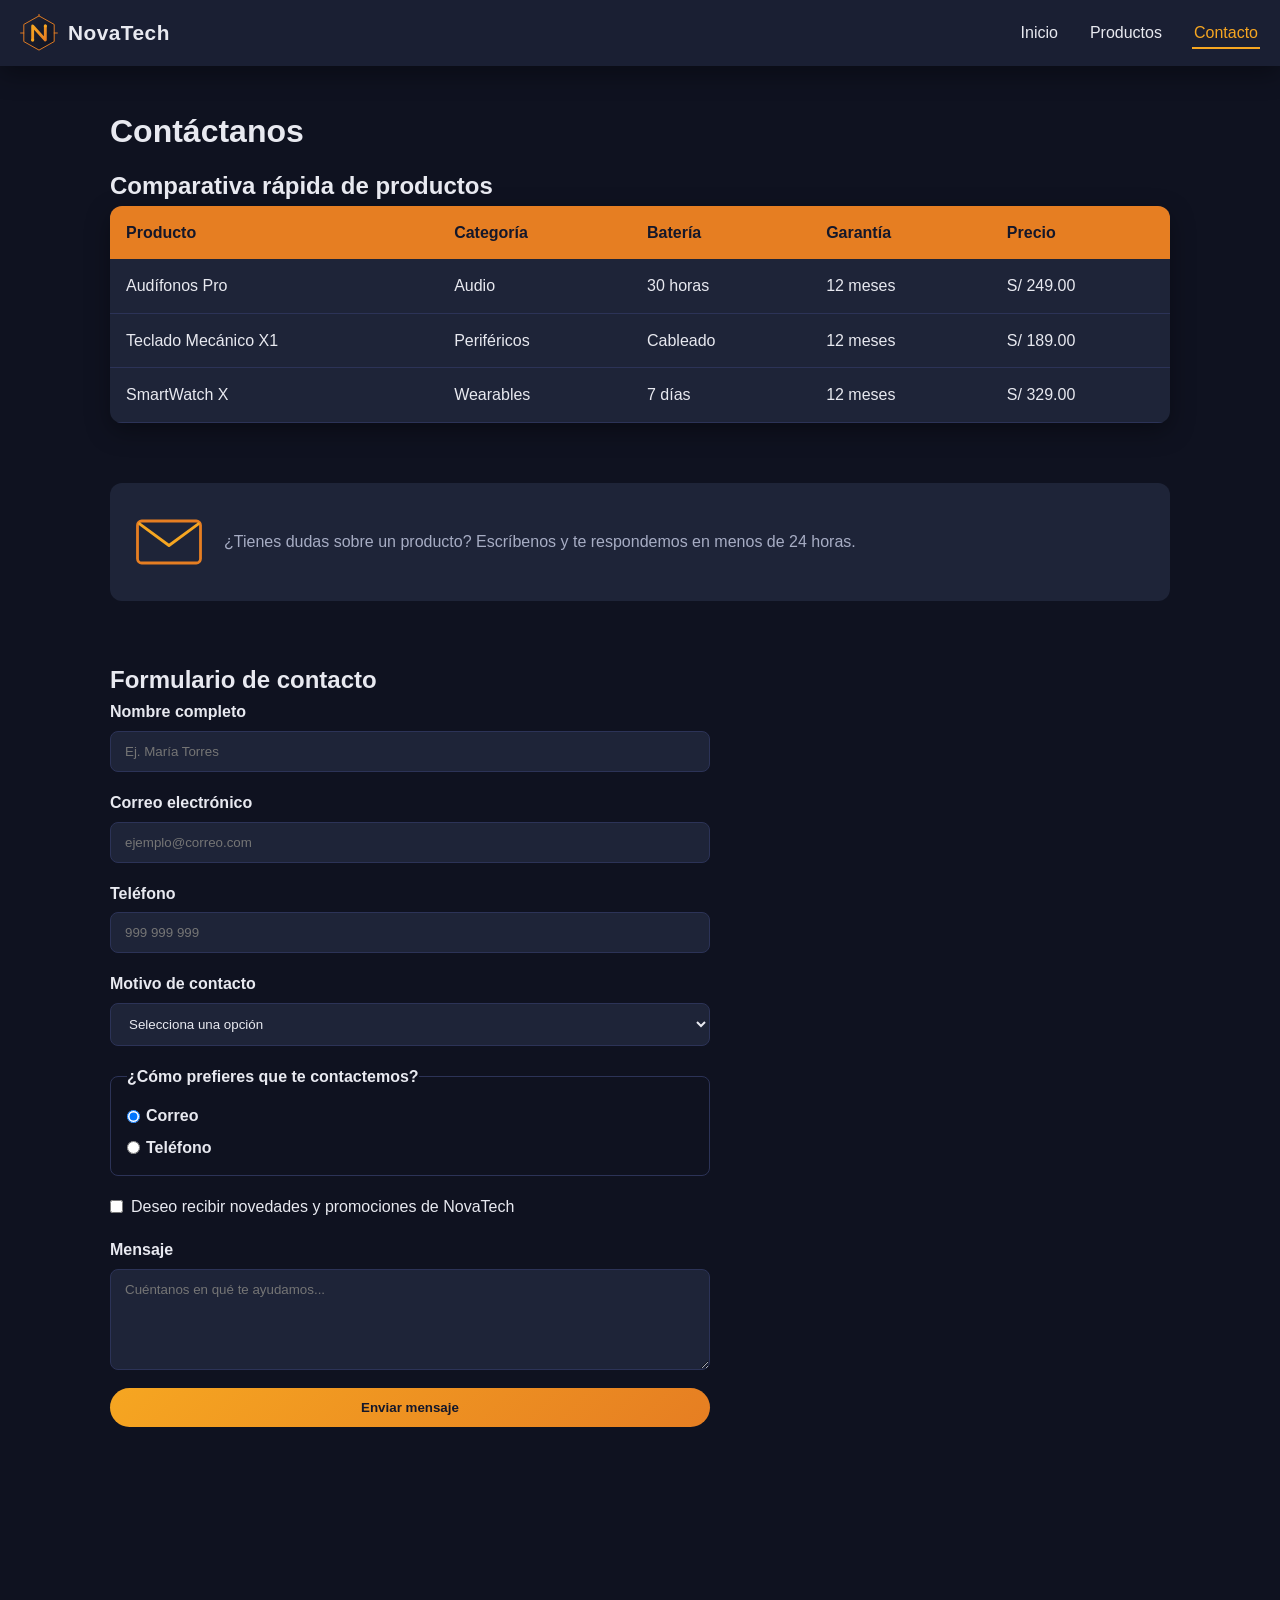
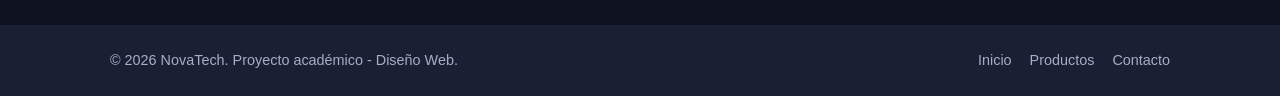
<file: paginas/contacto.html>
<!DOCTYPE html>
<html lang="es">
<head>
  <meta charset="UTF-8">
  <meta name="viewport" content="width=device-width, initial-scale=1.0">
  <meta name="description" content="Contacto NovaTech: tabla comparativa de productos y formulario de contacto funcional.">
  <meta name="keywords" content="contacto, formulario, tabla comparativa, NovaTech">
  <meta name="author" content="Jhoccer Moncin Lizardo">
  <link rel="icon" type="image/png" href="../img/favicon.png">
  <title>NovaTech | Contacto</title>

  <link rel="stylesheet" href="../css/estilos.css">
</head>
<body>

  <header class="site-header">
    <div class="header-contenedor">
      <a href="../index.html" class="logo">
        <img src="../svg/logo.svg" alt="Logotipo de NovaTech" class="logo-svg">
        <span>NovaTech</span>
      </a>

      <button class="menu-toggle" id="menuToggle" aria-label="Abrir menú" aria-expanded="false">
        <span></span><span></span><span></span>
      </button>

      <nav class="nav-principal" id="navPrincipal">
        <ul>
          <li><a href="../index.html">Inicio</a></li>
          <li><a href="productos.html">Productos</a></li>
          <li><a href="contacto.html" class="activo">Contacto</a></li>
        </ul>
      </nav>
    </div>
  </header>

  <main class="contenedor pagina-interior">
    <h1>Contáctanos</h1>

    <!-- ===== TABLA COMPARATIVA ===== -->
    <section class="seccion">
      <h2>Comparativa rápida de productos</h2>
      <div class="tabla-envoltorio">
        <table class="tabla-comparativa">
          <thead>
            <tr>
              <th>Producto</th>
              <th>Categoría</th>
              <th>Batería</th>
              <th>Garantía</th>
              <th>Precio</th>
            </tr>
          </thead>
          <tbody>
            <tr>
              <td data-label="Producto">Audífonos Pro</td>
              <td data-label="Categoría">Audio</td>
              <td data-label="Batería">30 horas</td>
              <td data-label="Garantía">12 meses</td>
              <td data-label="Precio">S/ 249.00</td>
            </tr>
            <tr>
              <td data-label="Producto">Teclado Mecánico X1</td>
              <td data-label="Categoría">Periféricos</td>
              <td data-label="Batería">Cableado</td>
              <td data-label="Garantía">12 meses</td>
              <td data-label="Precio">S/ 189.00</td>
            </tr>
            <tr>
              <td data-label="Producto">SmartWatch X</td>
              <td data-label="Categoría">Wearables</td>
              <td data-label="Batería">7 días</td>
              <td data-label="Garantía">12 meses</td>
              <td data-label="Precio">S/ 329.00</td>
            </tr>
          </tbody>
        </table>
      </div>
    </section>

    <!-- ===== SVG DECORATIVO ===== -->
    <section class="seccion seccion-svg">
      <svg class="icono-contacto" viewBox="0 0 100 100" width="70" height="70" role="img" aria-label="Ícono de sobre de correo">
        <rect x="5" y="20" width="90" height="60" rx="6" fill="#1e2438" stroke="#e67e22" stroke-width="4"/>
        <path d="M8 24 L50 55 L92 24" fill="none" stroke="#f6a621" stroke-width="4" stroke-linecap="round" stroke-linejoin="round"/>
      </svg>
      <p>¿Tienes dudas sobre un producto? Escríbenos y te respondemos en menos de 24 horas.</p>
    </section>

    <!-- ===== FORMULARIO ===== -->
    <section class="seccion">
      <h2>Formulario de contacto</h2>
      <form class="formulario" id="formularioContacto" novalidate>

        <div class="campo">
          <label for="nombre">Nombre completo</label>
          <input type="text" id="nombre" name="nombre" placeholder="Ej. María Torres" required>
        </div>

        <div class="campo">
          <label for="correo">Correo electrónico</label>
          <input type="email" id="correo" name="correo" placeholder="ejemplo@correo.com" required>
        </div>

        <div class="campo">
          <label for="telefono">Teléfono</label>
          <input type="tel" id="telefono" name="telefono" placeholder="999 999 999" pattern="[0-9]{9}">
        </div>

        <div class="campo">
          <label for="motivo">Motivo de contacto</label>
          <select id="motivo" name="motivo" required>
            <option value="">Selecciona una opción</option>
            <option value="consulta">Consulta sobre un producto</option>
            <option value="soporte">Soporte técnico</option>
            <option value="reclamo">Reclamo</option>
            <option value="otro">Otro</option>
          </select>
        </div>

        <fieldset class="campo">
          <legend>¿Cómo prefieres que te contactemos?</legend>
          <label class="opcion-radio">
            <input type="radio" name="preferencia" value="correo" checked> Correo
          </label>
          <label class="opcion-radio">
            <input type="radio" name="preferencia" value="telefono"> Teléfono
          </label>
        </fieldset>

        <div class="campo campo-checkbox">
          <label>
            <input type="checkbox" id="suscripcion" name="suscripcion">
            Deseo recibir novedades y promociones de NovaTech
          </label>
        </div>

        <div class="campo">
          <label for="mensaje">Mensaje</label>
          <textarea id="mensaje" name="mensaje" rows="5" placeholder="Cuéntanos en qué te ayudamos..." required></textarea>
        </div>

        <button type="submit" class="boton boton-primario">Enviar mensaje</button>

        <p id="mensajeConfirmacion" class="mensaje-confirmacion" role="status" aria-live="polite"></p>
      </form>
    </section>
  </main>

  <footer class="site-footer">
    <div class="contenedor footer-contenido">
      <p>&copy; 2026 NovaTech. Proyecto académico - Diseño Web.</p>
      <nav class="footer-nav">
        <a href="../index.html">Inicio</a>
        <a href="productos.html">Productos</a>
        <a href="contacto.html">Contacto</a>
      </nav>
    </div>
  </footer>

  <script src="../js/script.js"></script>
</body>
</html>
</file>
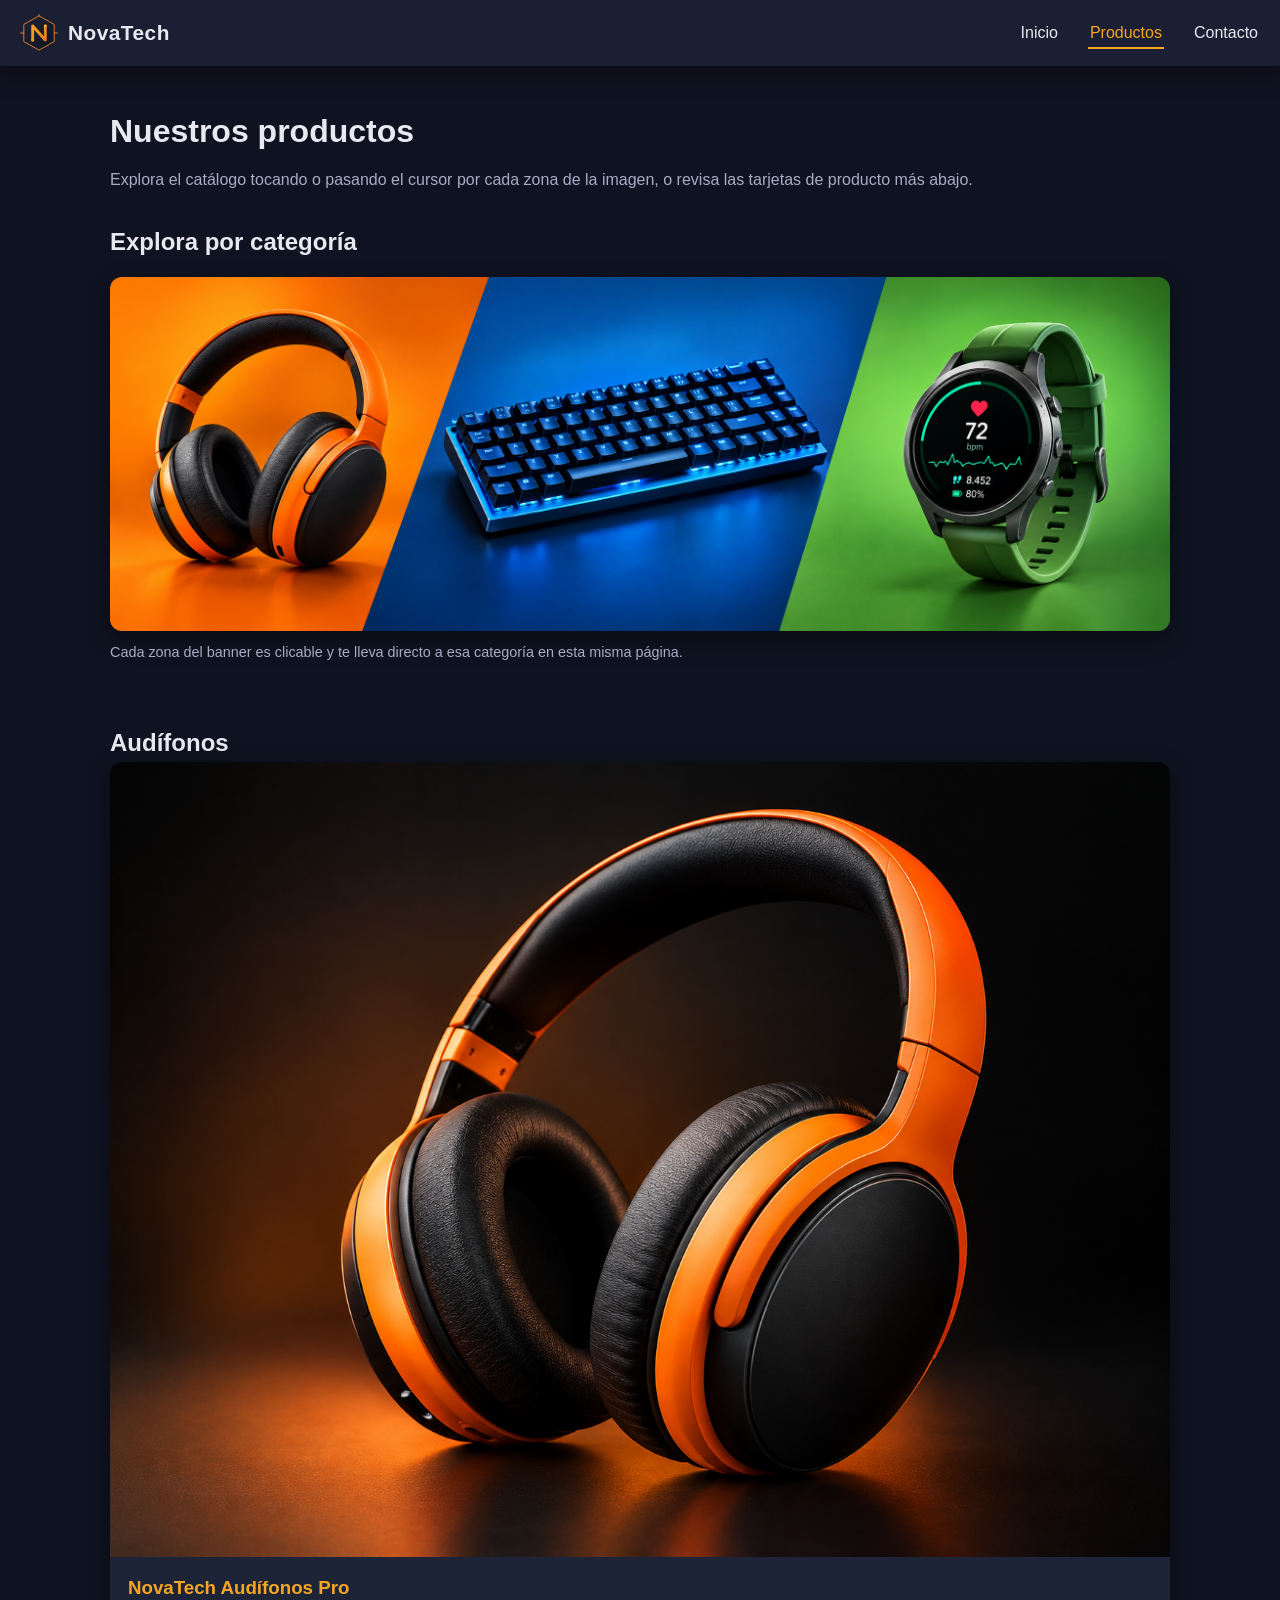
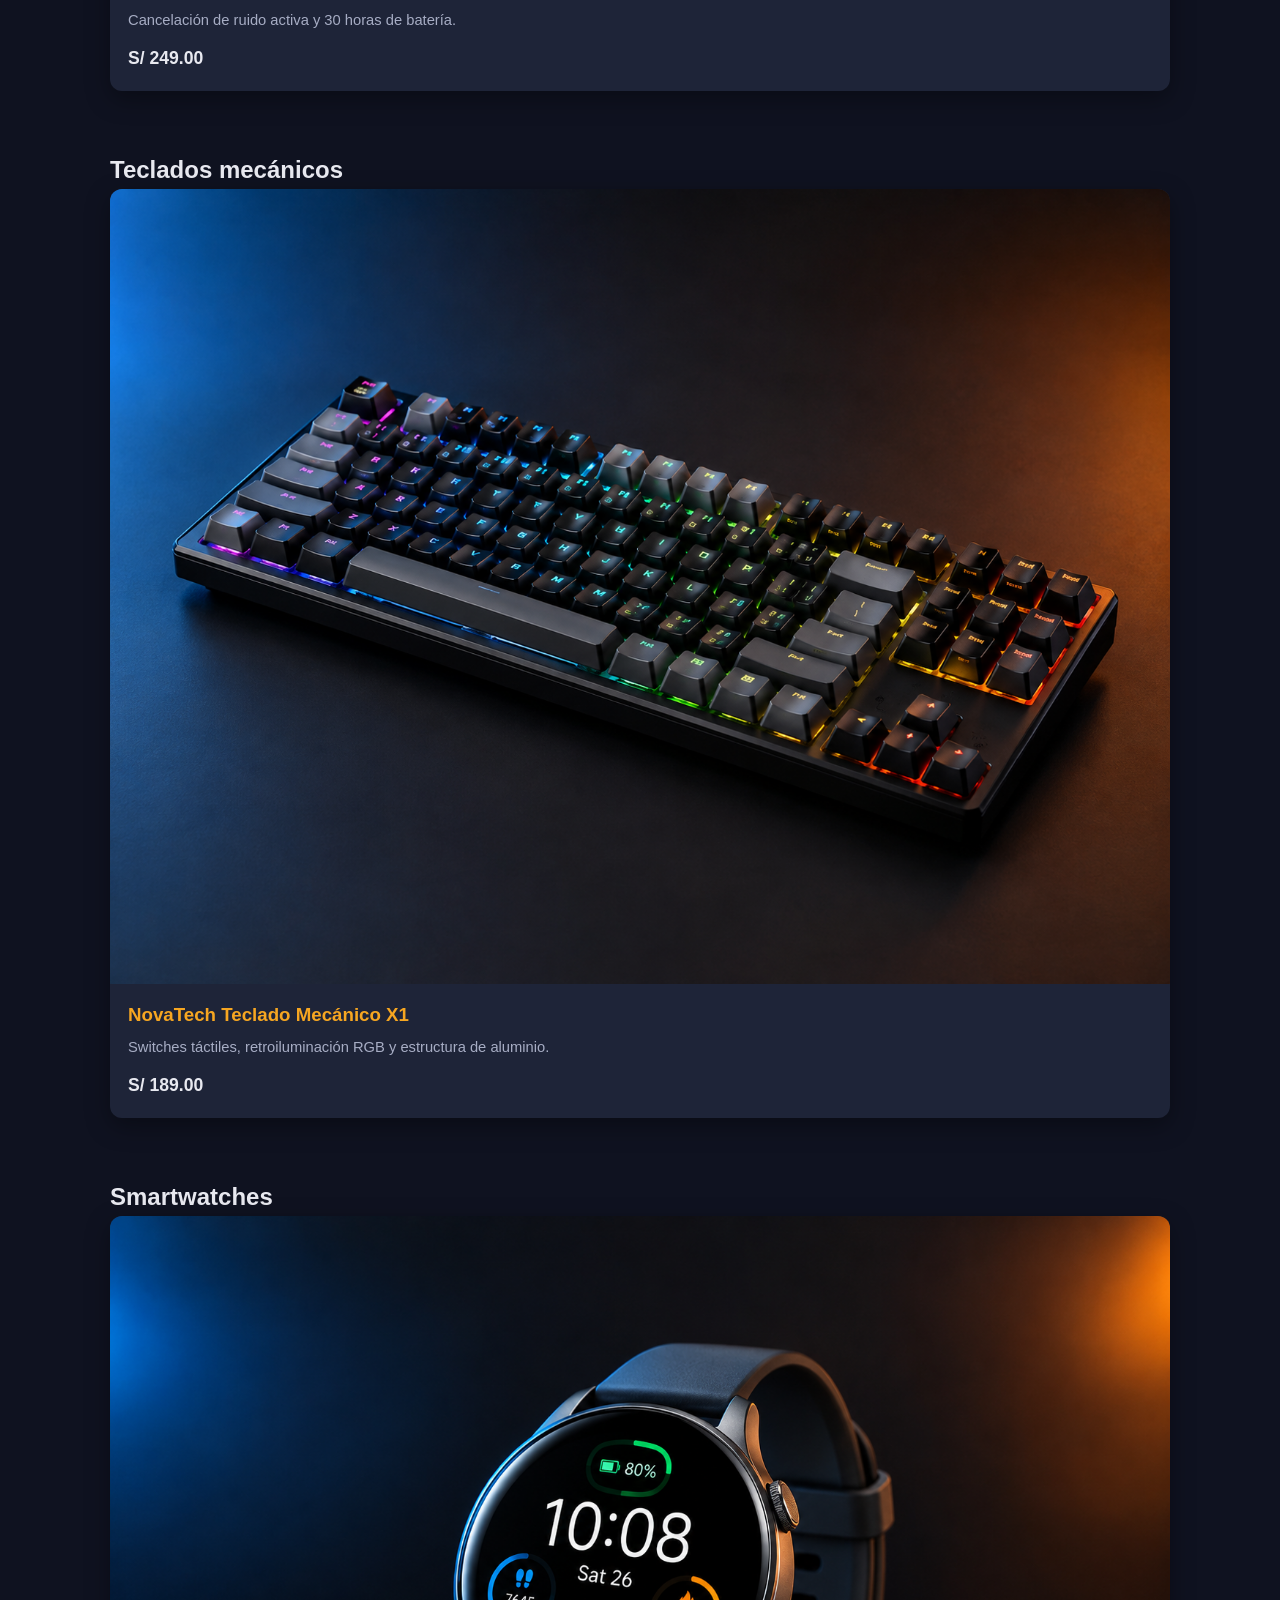
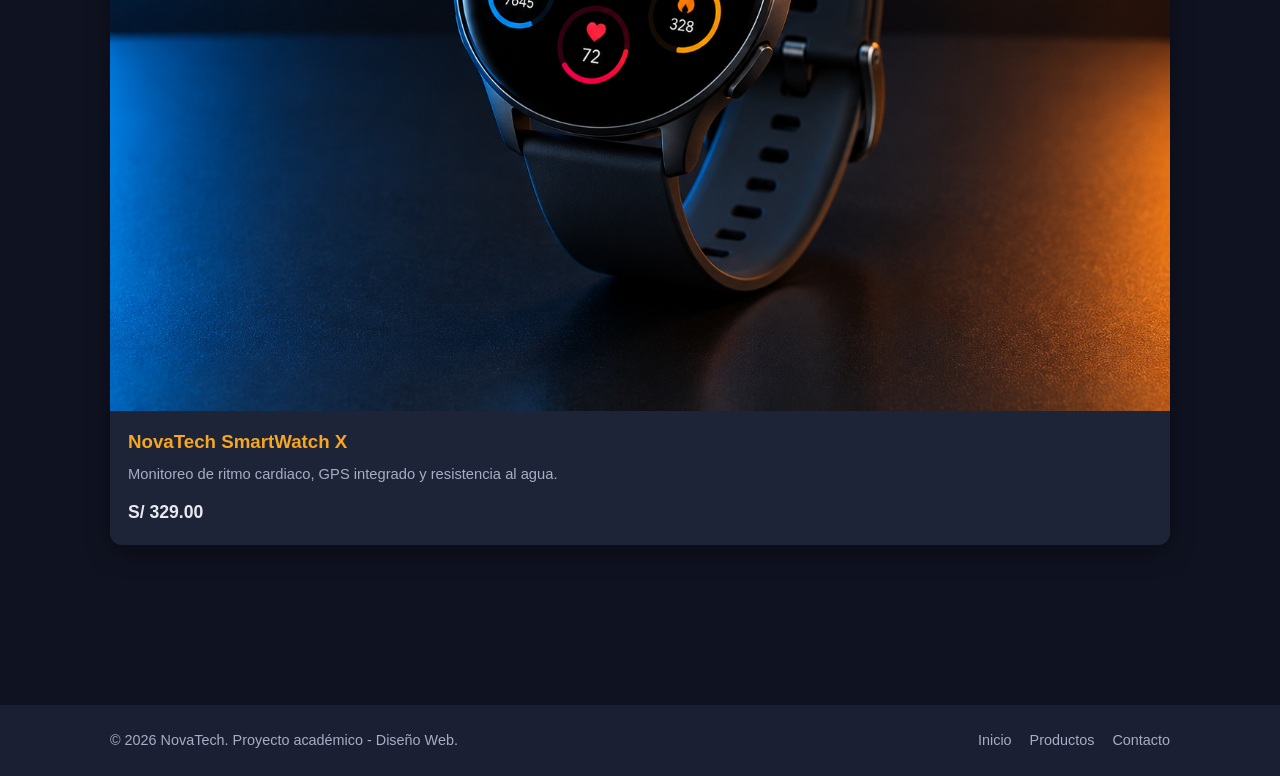
<file: paginas/productos.html>
<!DOCTYPE html>
<html lang="es">
<head>
  <meta charset="UTF-8">
  <meta name="viewport" content="width=device-width, initial-scale=1.0">
  <meta name="description" content="Catálogo de productos NovaTech: audífonos, teclados mecánicos y smartwatches, con imagen interactiva e imágenes adaptativas.">
  <meta name="keywords" content="audífonos, teclado mecánico, smartwatch, catálogo, image map">
  <meta name="author" content="Jhoccer Moncin Lizardo">
  <link rel="icon" type="image/png" href="../img/favicon.png">
  <title>NovaTech | Productos</title>

  <link rel="stylesheet" href="../css/estilos.css">
</head>
<body>

  <header class="site-header">
    <div class="header-contenedor">
      <a href="../index.html" class="logo">
        <img src="../svg/logo.svg" alt="Logotipo de NovaTech" class="logo-svg">
        <span>NovaTech</span>
      </a>

      <button class="menu-toggle" id="menuToggle" aria-label="Abrir menú" aria-expanded="false">
        <span></span><span></span><span></span>
      </button>

      <nav class="nav-principal" id="navPrincipal">
        <ul>
          <li><a href="../index.html">Inicio</a></li>
          <li><a href="productos.html" class="activo">Productos</a></li>
          <li><a href="contacto.html">Contacto</a></li>
        </ul>
      </nav>
    </div>
  </header>

  <main class="contenedor pagina-interior">
    <h1>Nuestros productos</h1>
    <p class="intro-pagina">
      Explora el catálogo tocando o pasando el cursor por cada zona de la imagen,
      o revisa las tarjetas de producto más abajo.
    </p>

    <!-- ===== IMAGEN INTERACTIVA (image map) ===== -->
    <section class="seccion-mapa">
      <h2>Explora por categoría</h2>
      <img src="../img/img2.png"
           usemap="#mapaCategorias"
           alt="Banner con tres categorías de productos: audífonos, teclados y smartwatches"
           class="imagen-mapa">

      <map name="mapaCategorias">
        <area shape="rect" coords="0,0,300,300" href="#audifonos"
              alt="Ir a categoría Audífonos" title="Audífonos">
        <area shape="rect" coords="300,0,600,300" href="#teclados"
              alt="Ir a categoría Teclados mecánicos" title="Teclados mecánicos">
        <area shape="rect" coords="600,0,900,300" href="#smartwatch"
              alt="Ir a categoría Smartwatches" title="Smartwatches">
      </map>
      <p class="nota-mapa">Cada zona del banner es clicable y te lleva directo a esa categoría en esta misma página.</p>
    </section>

    <!-- ===== CATEGORÍA: AUDÍFONOS ===== -->
<section class="seccion" id="audifonos">
  <h2>Audífonos</h2>
  <div class="tarjetas-productos">
    <article class="tarjeta-producto">
      <picture>
        <img src="../img/img3.png"
             alt="Audífonos inalámbricos NovaTech Pro" loading="lazy">
      </picture>
      <h3>NovaTech Audífonos Pro</h3>
      <p>Cancelación de ruido activa y 30 horas de batería.</p>
      <span class="precio">S/ 249.00</span>
    </article>
  </div>
</section>

    <!-- ===== CATEGORÍA: TECLADOS ===== -->
    <section class="seccion" id="teclados">
      <h2>Teclados mecánicos</h2>
      <div class="tarjetas-productos">
        <article class="tarjeta-producto">
          <picture>
            <img src="../img/img0.png"
                 alt="Teclado mecánico retroiluminado NovaTech" loading="lazy">
          </picture>
          <h3>NovaTech Teclado Mecánico X1</h3>
          <p>Switches táctiles, retroiluminación RGB y estructura de aluminio.</p>
          <span class="precio">S/ 189.00</span>
        </article>
      </div>
    </section>

    <!-- ===== CATEGORÍA: SMARTWATCH ===== -->
    <section class="seccion" id="smartwatch">
      <h2>Smartwatches</h2>
      <div class="tarjetas-productos">
        <article class="tarjeta-producto">
          <picture>
            <img src="../img/img11.png"
                 alt="Smartwatch NovaTech X con monitor de ritmo cardiaco" loading="lazy">
          </picture>
          <h3>NovaTech SmartWatch X</h3>
          <p>Monitoreo de ritmo cardiaco, GPS integrado y resistencia al agua.</p>
          <span class="precio">S/ 329.00</span>
        </article>
      </div>
    </section>
  </main>

  <footer class="site-footer">
    <div class="contenedor footer-contenido">
      <p>&copy; 2026 NovaTech. Proyecto académico - Diseño Web.</p>
      <nav class="footer-nav">
        <a href="../index.html">Inicio</a>
        <a href="productos.html">Productos</a>
        <a href="contacto.html">Contacto</a>
      </nav>
    </div>
  </footer>

  <script src="../js/script.js"></script>
</body>
</html>
</file>
<file: css/estilos.css>
/* =====================================================
   NOVATECH - ESTILOS PRINCIPALES
   Proyecto académico - Diseño Web - PA2
   ===================================================== */

/* ---------- VARIABLES GLOBALES ---------- */
:root {
  --color-fondo: #0f1220;
  --color-fondo-alt: #1a1f33;
  --color-superficie: #1e2438;
  --color-texto: #e8e9f0;
  --color-texto-suave: #a7adc4;
  --color-primario: #e67e22;
  --color-primario-claro: #f6a621;
  --color-secundario: #2c3357;
  --fuente-base: 'Segoe UI', Tahoma, Geneva, Verdana, sans-serif;
  --radio: 12px;
  --transicion-suave: 0.3s ease;
  --sombra: 0 8px 24px rgba(0, 0, 0, 0.35);
}

/* ---------- RESET BÁSICO ---------- */
* {
  margin: 0;
  padding: 0;
  box-sizing: border-box;
}

body {
  font-family: var(--fuente-base);
  background-color: var(--color-fondo);
  color: var(--color-texto);
  line-height: 1.6;
}

a {
  color: inherit;
  text-decoration: none;
}

img {
  max-width: 100%;
  display: block;
}

ul {
  list-style: none;
}

.contenedor {
  max-width: 1100px;
  margin: 0 auto;
  padding: 0 20px;
}

.pagina-interior {
  padding-top: 40px;
  padding-bottom: 60px;
}

.pagina-interior h1 {
  font-size: 2rem;
  margin-bottom: 10px;
}

.intro-pagina {
  color: var(--color-texto-suave);
  margin-bottom: 30px;
}

.titulo-centrado {
  text-align: center;
  margin-bottom: 30px;
}

.seccion {
  margin-bottom: 60px;
}

/* ---------- BOTONES ---------- */
.boton {
  display: inline-block;
  padding: 12px 28px;
  border-radius: 30px;
  font-weight: bold;
  border: none;
  cursor: pointer;
  transition: transform var(--transicion-suave), box-shadow var(--transicion-suave), opacity var(--transicion-suave);
}

.boton-primario {
  background: linear-gradient(135deg, var(--color-primario-claro), var(--color-primario));
  color: #14172a;
}

.boton-primario:hover {
  transform: scale(1.06);
  box-shadow: 0 6px 20px rgba(230, 126, 34, 0.45);
}

/* ---------- ENCABEZADO Y NAVEGACIÓN ---------- */
.site-header {
  background-color: var(--color-fondo-alt);
  position: sticky;
  top: 0;
  z-index: 100;
  box-shadow: var(--sombra);
}

/* MODIFICADO: se quitó max-width + margin auto para que el logo
   quede pegado al borde izquierdo real de la pantalla. */
.header-contenedor {
  width: 100%;
  padding: 14px 20px;
  display: flex;
  align-items: center;
  justify-content: space-between;
}

.logo {
  display: flex;
  align-items: center;
  gap: 10px;
  font-size: 1.3rem;
  font-weight: bold;
  letter-spacing: 0.5px;
}

.logo-svg {
  width: 38px;
  height: 38px;
  transition: transform var(--transicion-suave);
}

.logo:hover .logo-svg {
  transform: rotate(-8deg) scale(1.08);
}

.nav-principal ul {
  display: flex;
  gap: 28px;
}

.nav-principal a {
  font-weight: 500;
  padding: 6px 2px;
  border-bottom: 2px solid transparent;
  transition: border-color var(--transicion-suave), color var(--transicion-suave);
}

.nav-principal a:hover,
.nav-principal a.activo {
  color: var(--color-primario-claro);
  border-bottom-color: var(--color-primario-claro);
}

.menu-toggle {
  display: none;
  flex-direction: column;
  gap: 5px;
  background: none;
  border: none;
  cursor: pointer;
}

.menu-toggle span {
  width: 26px;
  height: 3px;
  background-color: var(--color-texto);
  border-radius: 3px;
  transition: transform var(--transicion-suave), opacity var(--transicion-suave);
}

/* ---------- HERO ---------- */
.hero {
  position: relative;
  color: #fff;
  overflow: hidden;
  min-height: 60vh;
}

.hero-video {
  position: absolute;
  inset: 0;
  width: 100%;
  height: 100%;
  min-height: 380px;
  object-fit: cover;
  filter: brightness(0.5) saturate(1.1);
  z-index: 0;
}

/* Fallback: si el navegador no soporta <video>, se usa la imagen adaptativa */
.hero-img {
  width: 100%;
  height: 60vh;
  min-height: 380px;
  object-fit: cover;
  filter: brightness(0.5) saturate(1.1);
}

/* Capa de degradado: garantiza que el texto se lea bien sobre cualquier foto/video */
.hero-overlay {
  position: absolute;
  inset: 0;
  background: linear-gradient(
    100deg,
    rgba(10, 12, 24, 0.92) 0%,
    rgba(10, 12, 24, 0.65) 45%,
    rgba(10, 12, 24, 0.25) 100%
  );
  z-index: 1;
}

.hero-texto {
  position: absolute;
  inset: 0;
  z-index: 2;
  display: flex;
  flex-direction: column;
  justify-content: center;
  align-items: flex-start;
  max-width: 1100px;
  margin: 0 auto;
  padding: 0 20px;
  animation: entradaSuave 1s ease both;
}

.hero-texto h1 {
  font-size: clamp(1.8rem, 4vw, 3rem);
  max-width: 600px;
  margin-bottom: 16px;
}

.hero-texto p {
  max-width: 480px;
  margin-bottom: 24px;
  color: #dfe1ec;
}

/* Animación de entrada (@keyframes) */
@keyframes entradaSuave {
  from {
    opacity: 0;
    transform: translateY(24px);
  }
  to {
    opacity: 1;
    transform: translateY(0);
  }
}

/* ---------- SECCIÓN "QUIÉNES SOMOS" (figure/figcaption) ---------- */
.quienes-somos {
  display: grid;
  grid-template-columns: 1fr 1fr;
  gap: 40px;
  align-items: center;
  padding-top: 60px;
}

.figura-equipo {
  border-radius: var(--radio);
  overflow: hidden;
  box-shadow: var(--sombra);
}

.figura-equipo img {
  width: 100%;
  height: 100%;
  object-fit: cover;
  filter: grayscale(20%);
  transition: filter var(--transicion-suave), transform 0.4s ease;
}

.figura-equipo:hover img {
  filter: grayscale(0%);
  transform: scale(1.04);
}

.figura-equipo figcaption {
  padding: 10px 14px;
  background-color: var(--color-superficie);
  color: var(--color-texto-suave);
  font-size: 0.9rem;
}

.quienes-somos-texto h2 {
  margin-bottom: 16px;
  color: var(--color-primario-claro);
}

.quienes-somos-texto p {
  margin-bottom: 12px;
  color: var(--color-texto-suave);
}

/* ---------- TARJETAS (valores / productos) ---------- */
.tarjetas {
  display: grid;
  grid-template-columns: repeat(3, 1fr);
  gap: 24px;
}

.tarjeta {
  background-color: var(--color-superficie);
  border-radius: var(--radio);
  padding: 28px 22px;
  text-align: center;
  box-shadow: var(--sombra);
  transition: transform var(--transicion-suave), box-shadow var(--transicion-suave);
}

.tarjeta:hover {
  transform: translateY(-8px);
  box-shadow: 0 14px 30px rgba(230, 126, 34, 0.25);
}

.tarjeta-icono {
  font-size: 2.2rem;
  margin-bottom: 12px;
}

.tarjeta h3 {
  margin-bottom: 8px;
  color: var(--color-primario-claro);
}

.tarjeta p {
  color: var(--color-texto-suave);
  font-size: 0.95rem;
}

/* ---------- IMAGEN INTERACTIVA (image map) ---------- */
.seccion-mapa {
  margin-bottom: 60px;
}

.seccion-mapa h2 {
  margin-bottom: 16px;
}

.imagen-mapa {
  width: 100%;
  border-radius: var(--radio);
  box-shadow: var(--sombra);
  cursor: pointer;
  transition: filter var(--transicion-suave);
}

.imagen-mapa:hover {
  filter: brightness(1.1);
}

.nota-mapa {
  margin-top: 10px;
  color: var(--color-texto-suave);
  font-size: 0.9rem;
}

/* ---------- TARJETAS DE PRODUCTO ---------- */
.tarjetas-productos {
  display: grid;
  grid-template-columns: repeat(auto-fit, minmax(260px, 1fr));
  gap: 24px;
}

.tarjeta-producto {
  background-color: var(--color-superficie);
  border-radius: var(--radio);
  overflow: hidden;
  box-shadow: var(--sombra);
  transition: transform var(--transicion-suave);
}

.tarjeta-producto:hover {
  transform: translateY(-6px) scale(1.015);
}

.tarjeta-producto img {
  width: 100%;
  aspect-ratio: 4 / 3;
  object-fit: cover;
  transition: transform 0.5s ease, opacity var(--transicion-suave);
}

.tarjeta-producto:hover img {
  transform: scale(1.08);
}

.tarjeta-producto h3,
.tarjeta-producto p,
.tarjeta-producto .precio {
  padding-left: 18px;
  padding-right: 18px;
}

.tarjeta-producto h3 {
  margin-top: 16px;
  color: var(--color-primario-claro);
}

.tarjeta-producto p {
  color: var(--color-texto-suave);
  font-size: 0.92rem;
  margin: 6px 0 12px;
}

.tarjeta-producto .precio {
  display: block;
  font-weight: bold;
  font-size: 1.1rem;
  padding-bottom: 18px;
}

/* ---------- TABLA COMPARATIVA ---------- */
.tabla-envoltorio {
  overflow-x: auto;
  border-radius: var(--radio);
  box-shadow: var(--sombra);
}

.tabla-comparativa {
  width: 100%;
  border-collapse: collapse;
  background-color: var(--color-superficie);
  min-width: 480px;
}

.tabla-comparativa thead {
  background-color: var(--color-primario);
  color: #14172a;
}

.tabla-comparativa th,
.tabla-comparativa td {
  padding: 14px 16px;
  text-align: left;
}

.tabla-comparativa tbody tr {
  border-bottom: 1px solid var(--color-secundario);
  transition: background-color var(--transicion-suave);
}

.tabla-comparativa tbody tr:hover {
  background-color: var(--color-fondo-alt);
}

/* ---------- SVG DECORATIVO ---------- */
.seccion-svg {
  display: flex;
  align-items: center;
  gap: 20px;
  background-color: var(--color-superficie);
  padding: 24px;
  border-radius: var(--radio);
}

.icono-contacto {
  flex-shrink: 0;
  animation: flotar 3s ease-in-out infinite;
}

@keyframes flotar {
  0%, 100% { transform: translateY(0); }
  50% { transform: translateY(-6px); }
}

.seccion-svg p {
  color: var(--color-texto-suave);
}

/* ---------- FORMULARIO ---------- */
.formulario {
  display: grid;
  gap: 18px;
  max-width: 600px;
}

.campo {
  display: flex;
  flex-direction: column;
  gap: 6px;
}

.campo label,
.campo legend {
  font-weight: 600;
  color: var(--color-texto);
}

.campo input[type="text"],
.campo input[type="email"],
.campo input[type="tel"],
.campo select,
.campo textarea {
  padding: 12px 14px;
  border-radius: 8px;
  border: 1px solid var(--color-secundario);
  background-color: var(--color-superficie);
  color: var(--color-texto);
  font-family: inherit;
  transition: border-color var(--transicion-suave), box-shadow var(--transicion-suave);
}

.campo input:focus,
.campo select:focus,
.campo textarea:focus {
  outline: none;
  border-color: var(--color-primario-claro);
  box-shadow: 0 0 0 3px rgba(230, 126, 34, 0.25);
}

.campo-checkbox label {
  display: flex;
  align-items: center;
  gap: 8px;
  font-weight: 400;
}

fieldset.campo {
  border: 1px solid var(--color-secundario);
  border-radius: 8px;
  padding: 14px 16px;
}

.opcion-radio {
  display: inline-flex;
  align-items: center;
  gap: 6px;
  margin-right: 20px;
  font-weight: 400;
}

.mensaje-confirmacion {
  min-height: 20px;
  color: #4cd137;
  font-weight: 600;
}

/* ---------- PIE DE PÁGINA ---------- */
.site-footer {
  background-color: var(--color-fondo-alt);
  margin-top: 40px;
  padding: 24px 0;
}

.footer-contenido {
  display: flex;
  flex-wrap: wrap;
  justify-content: space-between;
  align-items: center;
  gap: 14px;
  color: var(--color-texto-suave);
  font-size: 0.9rem;
}

.footer-nav {
  display: flex;
  gap: 18px;
}

.footer-nav a:hover {
  color: var(--color-primario-claro);
}

/* =====================================================
   DISEÑO RESPONSIVE
   ===================================================== */

/* --- TABLET (hasta 900px) --- */
@media (max-width: 900px) {
  .tarjetas {
    grid-template-columns: repeat(2, 1fr);
  }

  .quienes-somos {
    grid-template-columns: 1fr;
  }

  .figura-equipo {
    order: -1;
  }
}

/* --- MÓVIL (hasta 600px) --- */
@media (max-width: 600px) {
  .header-contenedor {
    flex-wrap: wrap;
  }

  .menu-toggle {
    display: flex;
  }

  .nav-principal {
    width: 100%;
    max-height: 0;
    overflow: hidden;
    transition: max-height var(--transicion-suave);
  }

  .nav-principal.abierto {
    max-height: 220px;
  }

  .nav-principal ul {
    flex-direction: column;
    gap: 0;
    padding-top: 12px;
  }

  .nav-principal a {
    display: block;
    padding: 10px 0;
    border-bottom: 1px solid var(--color-secundario);
  }

  .tarjetas {
    grid-template-columns: 1fr;
  }

  .hero-texto {
    align-items: center;
    text-align: center;
  }

  .hero-texto p {
    margin-left: auto;
    margin-right: auto;
  }

  .tabla-comparativa th:nth-child(3),
  .tabla-comparativa td:nth-child(3) {
    display: none;
  }

  .seccion-svg {
    flex-direction: column;
    text-align: center;
  }

  /* En móvil, evita cargar video pesado: se muestra el poster/imagen en su lugar */
  .hero-video {
    display: none;
  }

  .hero {
    background-image: url('../img/hero-mobile.jpg');
    background-size: cover;
    background-position: center;
  }
}
</file>
